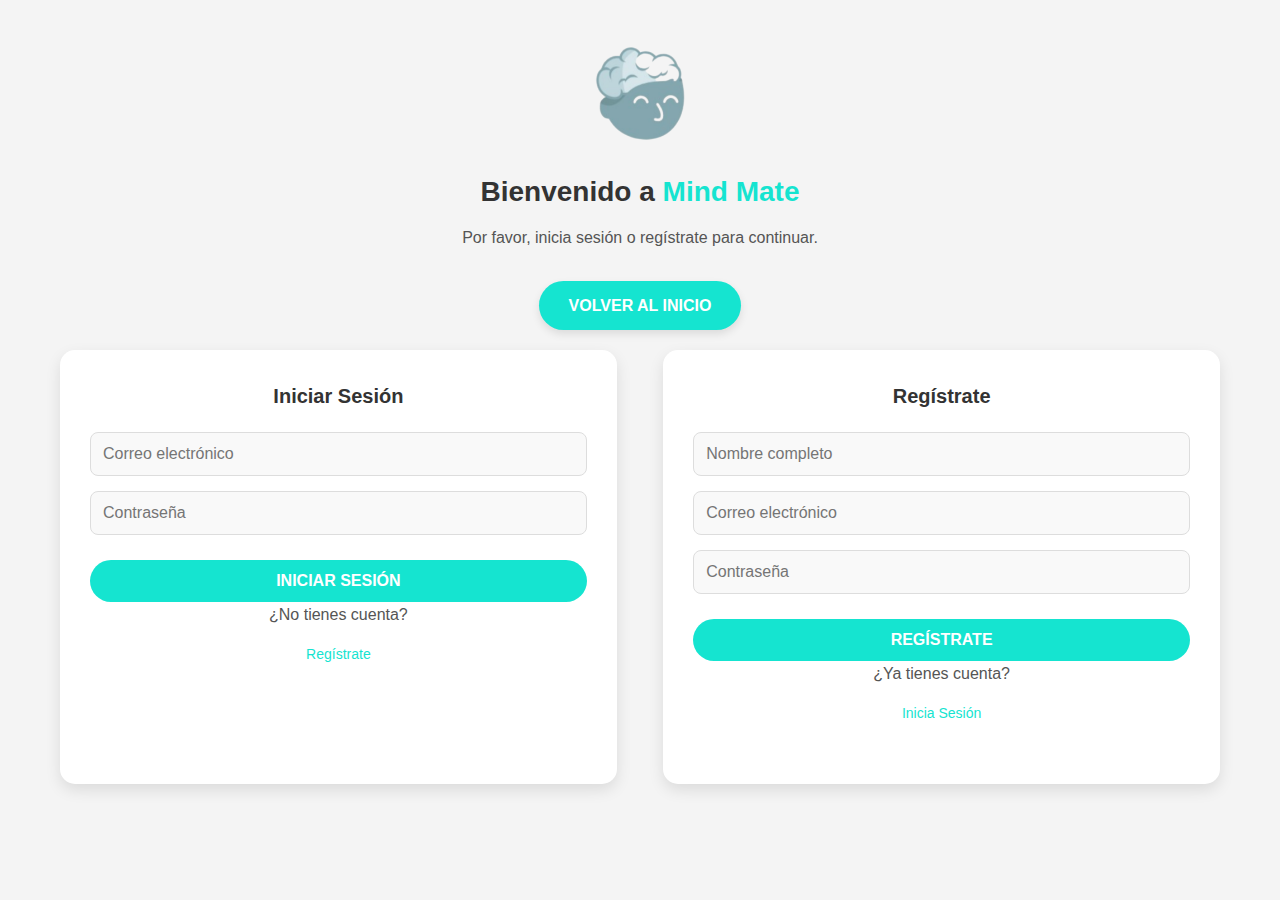
<file: login.html>
<!DOCTYPE html>
<html lang="es">

<head>
    <meta charset="UTF-8">
    <meta name="viewport" content="width=device-width, initial-scale=1.0">
    <title>Mind Mate - Login</title>
    <link rel="icon" href="images/favicon.ico" type="images/favicon.ico">
    <link rel="stylesheet" href="css/login-style.css">
</head>

<body>
    <div class="login-container">
        <div class="logo">
            <img src="images/logo.png" alt="Mind Mate Logo">
        </div>
        <h1>Bienvenido a <span class="highlight">Mind Mate</span></h1>
        <p>Por favor, inicia sesión o regístrate para continuar.</p>

        <!-- Botón de Inicio -->
        <div class="home-button">
            <a href="index.html">Volver al Inicio</a>
        </div>

        <div class="form-wrapper">
            <!-- Login Form -->
            <form class="form-box">
                <h2>Iniciar Sesión</h2>
                <input type="email" placeholder="Correo electrónico" required>
                <input type="password" placeholder="Contraseña" required>
                <button type="submit" class="btn">Iniciar Sesión</button>
                <p>¿No tienes cuenta? <a href="#">Regístrate</a></p>
            </form>

            <!-- Register Form -->
            <form class="form-box">
                <h2>Regístrate</h2>
                <input type="text" placeholder="Nombre completo" required>
                <input type="email" placeholder="Correo electrónico" required>
                <input type="password" placeholder="Contraseña" required>
                <button type="submit" class="btn">Regístrate</button>
                <p>¿Ya tienes cuenta? <a href="#">Inicia Sesión</a></p>
            </form>
        </div>
    </div>
</body>

</html>
</file>
<file: css/login-style.css>
/* Configuración general */
* {
    box-sizing: border-box;
    margin: 0;
    padding: 0;
}

html {
    scroll-behavior: smooth;
}

body {
    font-family: 'Poppins', sans-serif;
    font-size: 16px;
    line-height: 1.6;
    color: #333;
    overflow-x: hidden;
    background-color: #f4f4f4;
}

/* Contenedor principal del login */
.login-container {
    max-width: 1200px;
    margin: 0 auto;
    padding: 40px 20px;
    text-align: center;
}

.login-container .logo img {
    max-width: 100px;
    margin-bottom: 20px;
}

.login-container h1 {
    font-size: 28px;
    font-weight: bold;
    color: #333;
    margin-bottom: 10px;
}

.login-container h1 span {
    color: #15e4d0;
}

.login-container p {
    font-size: 16px;
    color: #555;
    margin-bottom: 30px;
}

/* Botón de Inicio */
.home-button {
    text-align: center;
    margin: 20px 0;
}

.home-button a {
    display: inline-block;
    background-color: #15e4d0;
    color: white;
    padding: 12px 30px;
    border-radius: 25px;
    font-size: 16px;
    font-weight: bold;
    text-transform: uppercase;
    text-decoration: none;
    transition: background-color 0.3s ease, transform 0.3s ease;
    box-shadow: 0 4px 8px rgba(0, 0, 0, 0.1);
}

.home-button a:hover {
    background-color: #13b9ae;
    transform: translateY(-2px);
}

.home-button a:active {
    background-color: #109b9b;
}

/* Contenedor de formularios */
.form-wrapper {
    display: flex;
    justify-content: space-between;
    gap: 20px;
    margin-top: 20px;
}

.form-box {
    background: white;
    border-radius: 15px;
    padding: 30px;
    box-shadow: 0 6px 15px rgba(0, 0, 0, 0.1);
    width: 48%;
}

.form-box h2 {
    font-size: 20px;
    font-weight: bold;
    color: #333;
    margin-bottom: 20px;
}

.form-box input {
    width: 100%;
    margin-bottom: 15px;
    padding: 12px;
    border: 1px solid #ddd;
    border-radius: 8px;
    font-size: 16px;
    font-family: 'Poppins', sans-serif;
    background-color: #f9f9f9;
    transition: all 0.3s ease;
}

.form-box input:focus {
    border-color: #15e4d0;
    background-color: white;
    outline: none;
    box-shadow: 0 0 5px rgba(21, 228, 208, 0.5);
}

.form-box button {
    display: inline-block;
    background-color: #15e4d0;
    color: white;
    padding: 12px 30px;
    border-radius: 25px;
    font-size: 16px;
    font-weight: bold;
    text-transform: uppercase;
    text-decoration: none;
    border: none;
    width: 100%;
    margin-top: 10px;
    cursor: pointer;
    transition: background-color 0.3s ease, transform 0.3s ease;
}

.form-box button:hover {
    background-color: #13b9ae;
    transform: translateY(-2px);
}

.form-box button:active {
    background-color: #109b9b;
}

.form-box a {
    display: block;
    margin-top: 15px;
    font-size: 14px;
    color: #15e4d0;
    text-decoration: none;
}

.form-box a:hover {
    text-decoration: underline;
}

/* Responsividad */
@media (max-width: 768px) {
    .form-wrapper {
        flex-direction: column;
    }

    .form-box {
        width: 100%;
    }
}
</file>
